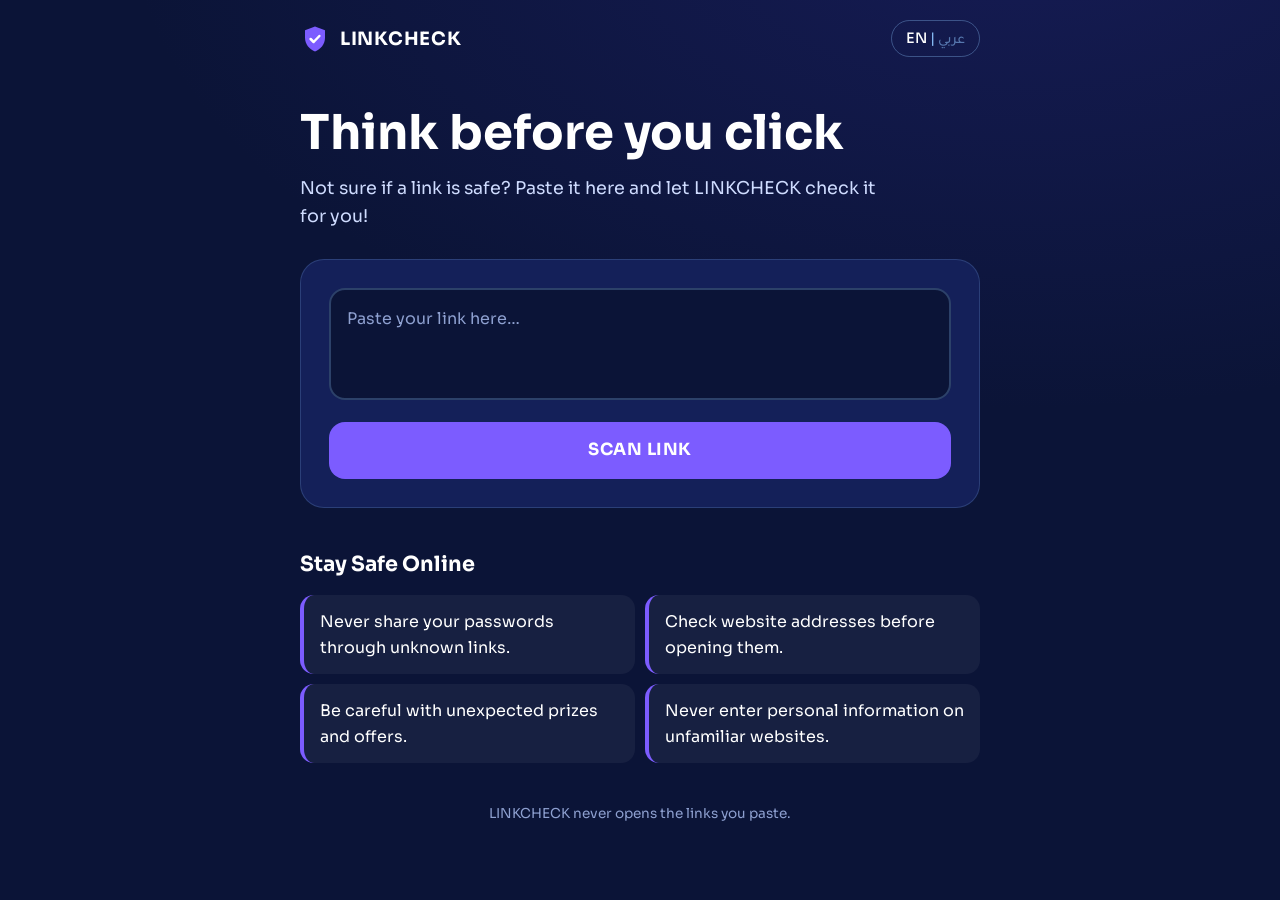
<file: index.html>
<!DOCTYPE html>
<html lang="en" dir="ltr">
<head>
<meta charset="UTF-8">
<meta name="viewport" content="width=device-width, initial-scale=1">
<title>LINKCHECK</title>
<link rel="preconnect" href="https://fonts.googleapis.com">
<link rel="preconnect" href="https://fonts.gstatic.com" crossorigin>
<link href="https://fonts.googleapis.com/css2?family=Sora:wght@400;600;700&family=Tajawal:wght@400;500;700&display=swap" rel="stylesheet">
<link rel="stylesheet" href="style.css">
</head>
<body>
<header class="top">
  <div class="brand">
    <svg class="logo" viewBox="0 0 24 24" aria-hidden="true"><path d="M12 2 4 5v6c0 5 3.4 9.3 8 11 4.6-1.7 8-6 8-11V5l-8-3Z"/><path class="tick" d="m8.5 12 2.4 2.4 4.6-4.8"/></svg>
    <span>LINKCHECK</span>
  </div>
  <button id="langBtn" class="lang" type="button" aria-label="Switch language"><b id="lEn">EN</b> | <b id="lAr">عربي</b></button>
</header>

<main>
  <section class="hero">
    <h1 data-i18n="title">Think before you click</h1>
    <p data-i18n="intro">Not sure if a link is safe? Paste it here and let LINKCHECK check it for you!</p>
  </section>

  <section class="scanner">
    <div class="field">
      <textarea id="url" rows="3" spellcheck="false" autocomplete="off" autocapitalize="off" data-i18n-ph="placeholder" placeholder="Paste your link here…"></textarea>
      <button id="clearBtn" class="clear" type="button" hidden data-i18n-label="clear" aria-label="Clear">×</button>
    </div>
    <p id="error" class="error" role="alert" hidden></p>
    <button id="scanBtn" class="scan" type="button" data-i18n="scan">SCAN LINK</button>
    <div id="scanning" class="scanning" hidden><span class="bar"></span><p data-i18n="scanning">Scanning…</p></div>
    <div id="result" aria-live="polite"></div>
  </section>

  <section class="tips">
    <h2 data-i18n="tipsTitle">Stay Safe Online</h2>
    <ul>
      <li data-i18n="tip1">Never share your passwords through unknown links.</li>
      <li data-i18n="tip2">Check website addresses before opening them.</li>
      <li data-i18n="tip3">Be careful with unexpected prizes and offers.</li>
      <li data-i18n="tip4">Never enter personal information on unfamiliar websites.</li>
    </ul>
  </section>
</main>

<footer data-i18n="footer">LINKCHECK never opens the links you paste.</footer>
<script src="script.js"></script>
</body>
</html>
</file>
<file: style.css>
:root{
  --navy:#0b1437; --navy2:#142059; --white:#fff; --sky:#8ec5ff; --purple:#7c5cff;
  --green:#1fa971; --orange:#f08a24; --red:#e5484d;
  --font:'Sora','Tajawal',system-ui,sans-serif;
}
[dir=rtl]{--font:'Tajawal','Sora',system-ui,sans-serif}
*{box-sizing:border-box}
html{-webkit-text-size-adjust:100%}
body{margin:0;min-height:100vh;font-family:var(--font);color:var(--white);line-height:1.6;
  background:radial-gradient(900px 500px at 80% -10%,#2b2a8f55,transparent),var(--navy)}
.top{display:flex;justify-content:space-between;align-items:center;max-width:720px;margin:0 auto;padding:20px 20px 0}
.brand{display:flex;align-items:center;gap:10px;font-weight:700;letter-spacing:.04em;font-size:1.15rem}
.logo{width:30px;height:30px;fill:var(--purple);stroke:none}
.logo .tick{fill:none;stroke:var(--white);stroke-width:2;stroke-linecap:round;stroke-linejoin:round}
.lang{background:transparent;color:var(--sky);border:1px solid #8ec5ff55;border-radius:999px;padding:6px 14px;font:inherit;font-size:.9rem;cursor:pointer;transition:background .2s}
.lang:hover{background:#8ec5ff22}
.lang b{font-weight:500;opacity:.55}.lang b.on{opacity:1;color:var(--white)}
main{max-width:720px;margin:0 auto;padding:0 20px 40px}
.hero{padding:48px 0 28px}
h1{font-size:clamp(2rem,6vw,3rem);line-height:1.15;margin:0 0 14px}
.hero p{margin:0;font-size:1.1rem;color:#cfdcff;max-width:34em}
.scanner{background:var(--navy2);border:1px solid #8ec5ff30;border-radius:24px;padding:20px}
.field{position:relative}
textarea{width:100%;resize:none;background:var(--navy);color:var(--white);border:2px solid #8ec5ff40;border-radius:16px;padding:16px 48px 16px 16px;font:inherit;font-size:1rem;direction:ltr;text-align:start;transition:border-color .2s}
[dir=rtl] textarea{padding:16px 16px 16px 48px}
textarea::placeholder{color:#8ea0d0}
textarea:focus{outline:none;border-color:var(--purple)}
.clear{position:absolute;top:10px;inset-inline-end:10px;width:30px;height:30px;border-radius:50%;border:0;background:#8ec5ff2a;color:var(--white);font-size:1.2rem;line-height:1;cursor:pointer}
.clear:hover{background:#8ec5ff55}
.error{color:#ffb4b6;margin:10px 0 0;font-size:.95rem}
.scan{width:100%;margin-top:14px;padding:15px;border:0;border-radius:16px;background:var(--purple);color:var(--white);font:inherit;font-weight:700;font-size:1.05rem;letter-spacing:.03em;cursor:pointer;transition:transform .15s,filter .2s}
.scan:hover{filter:brightness(1.1)}.scan:active{transform:scale(.985)}
.scan:disabled{opacity:.5;cursor:default}
:focus-visible{outline:3px solid var(--sky);outline-offset:2px}
.scanning{margin-top:18px;text-align:center;color:var(--sky)}
.bar{display:block;height:6px;border-radius:6px;background:#8ec5ff25;position:relative;overflow:hidden}
.bar::after{content:"";position:absolute;inset-block:0;width:35%;border-radius:6px;background:linear-gradient(90deg,var(--purple),var(--sky));animation:sweep 1s ease-in-out infinite alternate}
@keyframes sweep{from{inset-inline-start:0}to{inset-inline-start:65%}}
.res{margin-top:18px;border-radius:18px;padding:20px;border:2px solid var(--c);background:color-mix(in srgb,var(--c) 14%,var(--navy));animation:pop .35s ease}
@keyframes pop{from{opacity:0;transform:scale(.97)}}
.res.safe{--c:var(--green)}.res.warn{--c:var(--orange)}.res.danger{--c:var(--red)}
.res-head{display:flex;align-items:center;gap:12px}
.res-head svg{width:42px;height:42px;flex:none;fill:none;stroke:var(--c);stroke-width:1.8;stroke-linecap:round;stroke-linejoin:round}
.res-head h3{margin:0;font-size:1.4rem;color:var(--c)}
.res p{margin:12px 0 0}
.res h4{margin:18px 0 6px;font-size:1rem}
.res ul{margin:0;padding-inline-start:20px;color:#e3ebff}
.res li{margin:4px 0}
.note{margin-top:14px;padding:10px 12px;border-radius:12px;background:#ffffff14;font-size:.9rem;color:#dbe5ff}
.url-shown{direction:ltr;unicode-bidi:isolate;word-break:break-all;font-size:.85rem;color:var(--sky);margin-top:12px}
.tips{margin-top:40px}
.tips h2{font-size:1.3rem;margin:0 0 14px}
.tips ul{list-style:none;margin:0;padding:0;display:grid;gap:10px}
.tips li{padding:14px 16px;border-radius:14px;background:#ffffff0d;border-inline-start:4px solid var(--purple)}
footer{text-align:center;color:#8ea0d0;font-size:.85rem;padding:0 20px 28px}
@media(min-width:640px){.tips ul{grid-template-columns:1fr 1fr}.scanner{padding:28px}}
@media(prefers-reduced-motion:reduce){*{animation:none!important;transition:none!important}}
</file>
